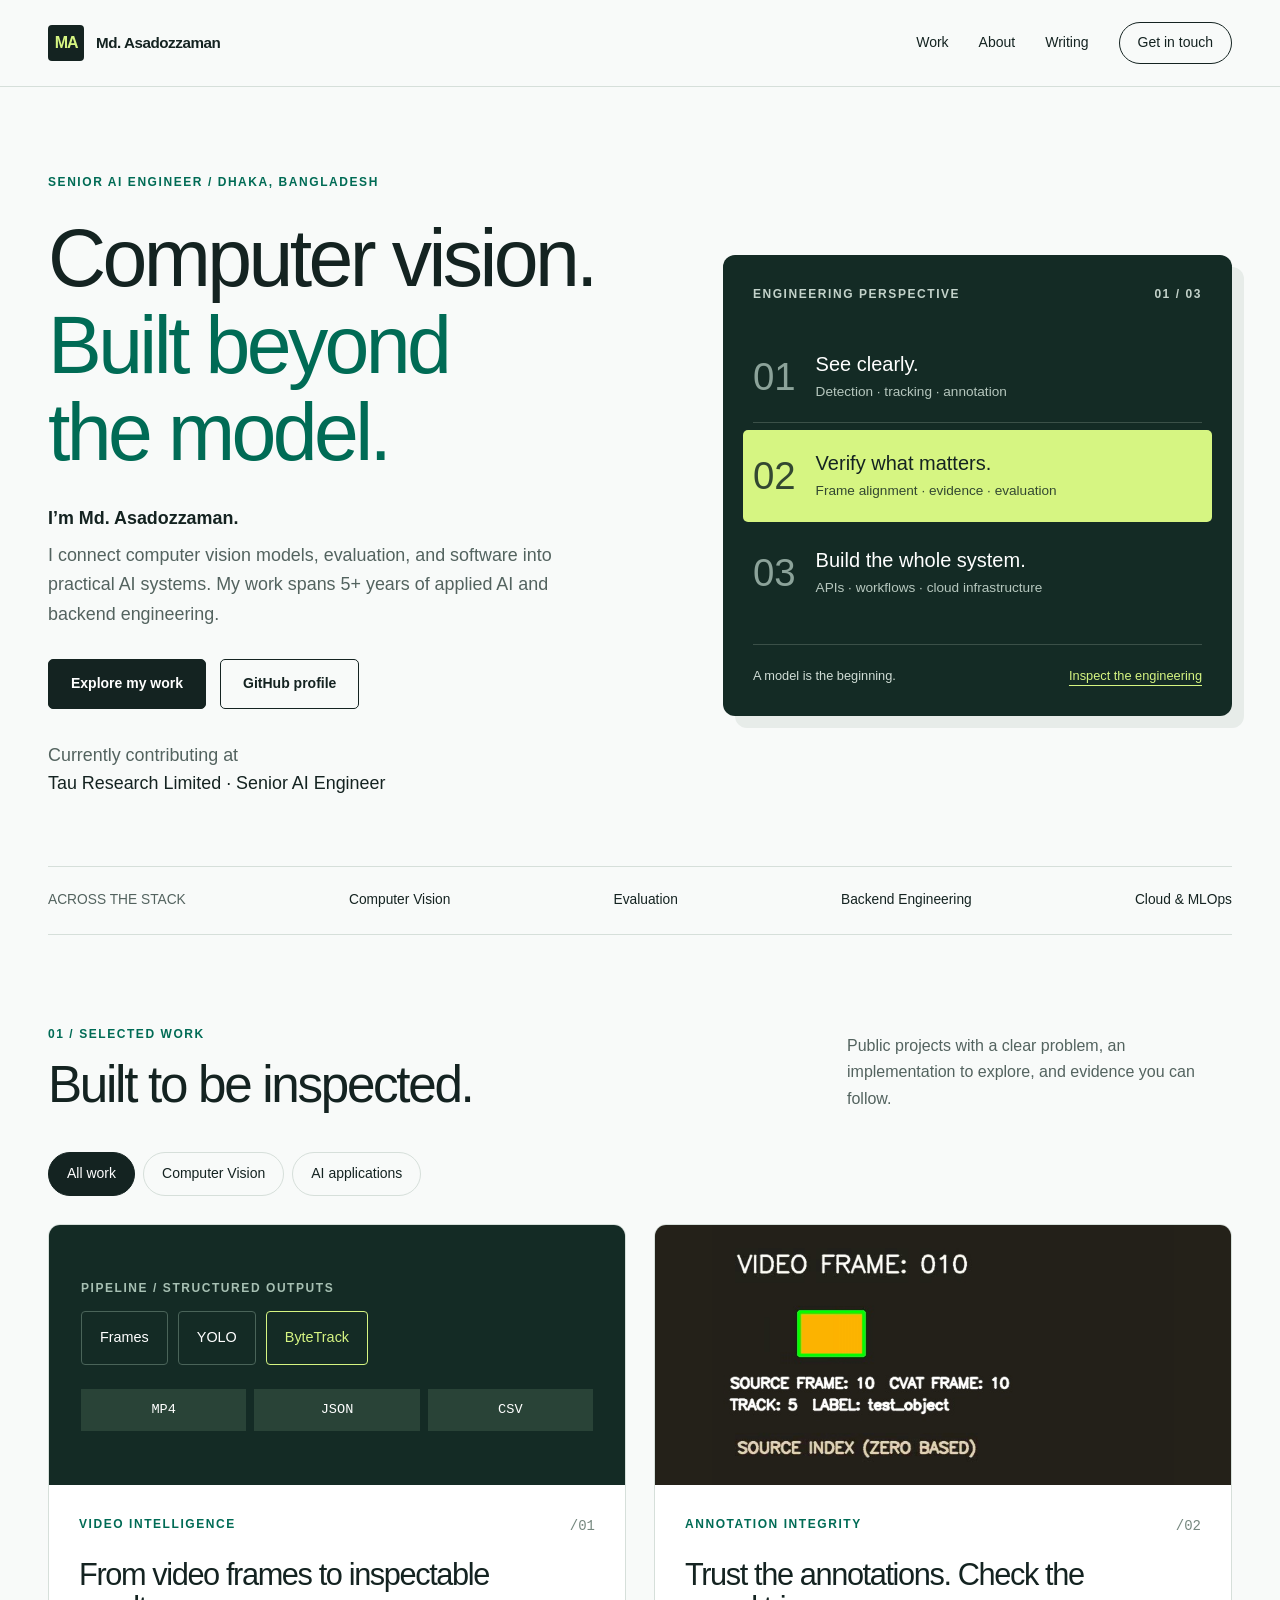
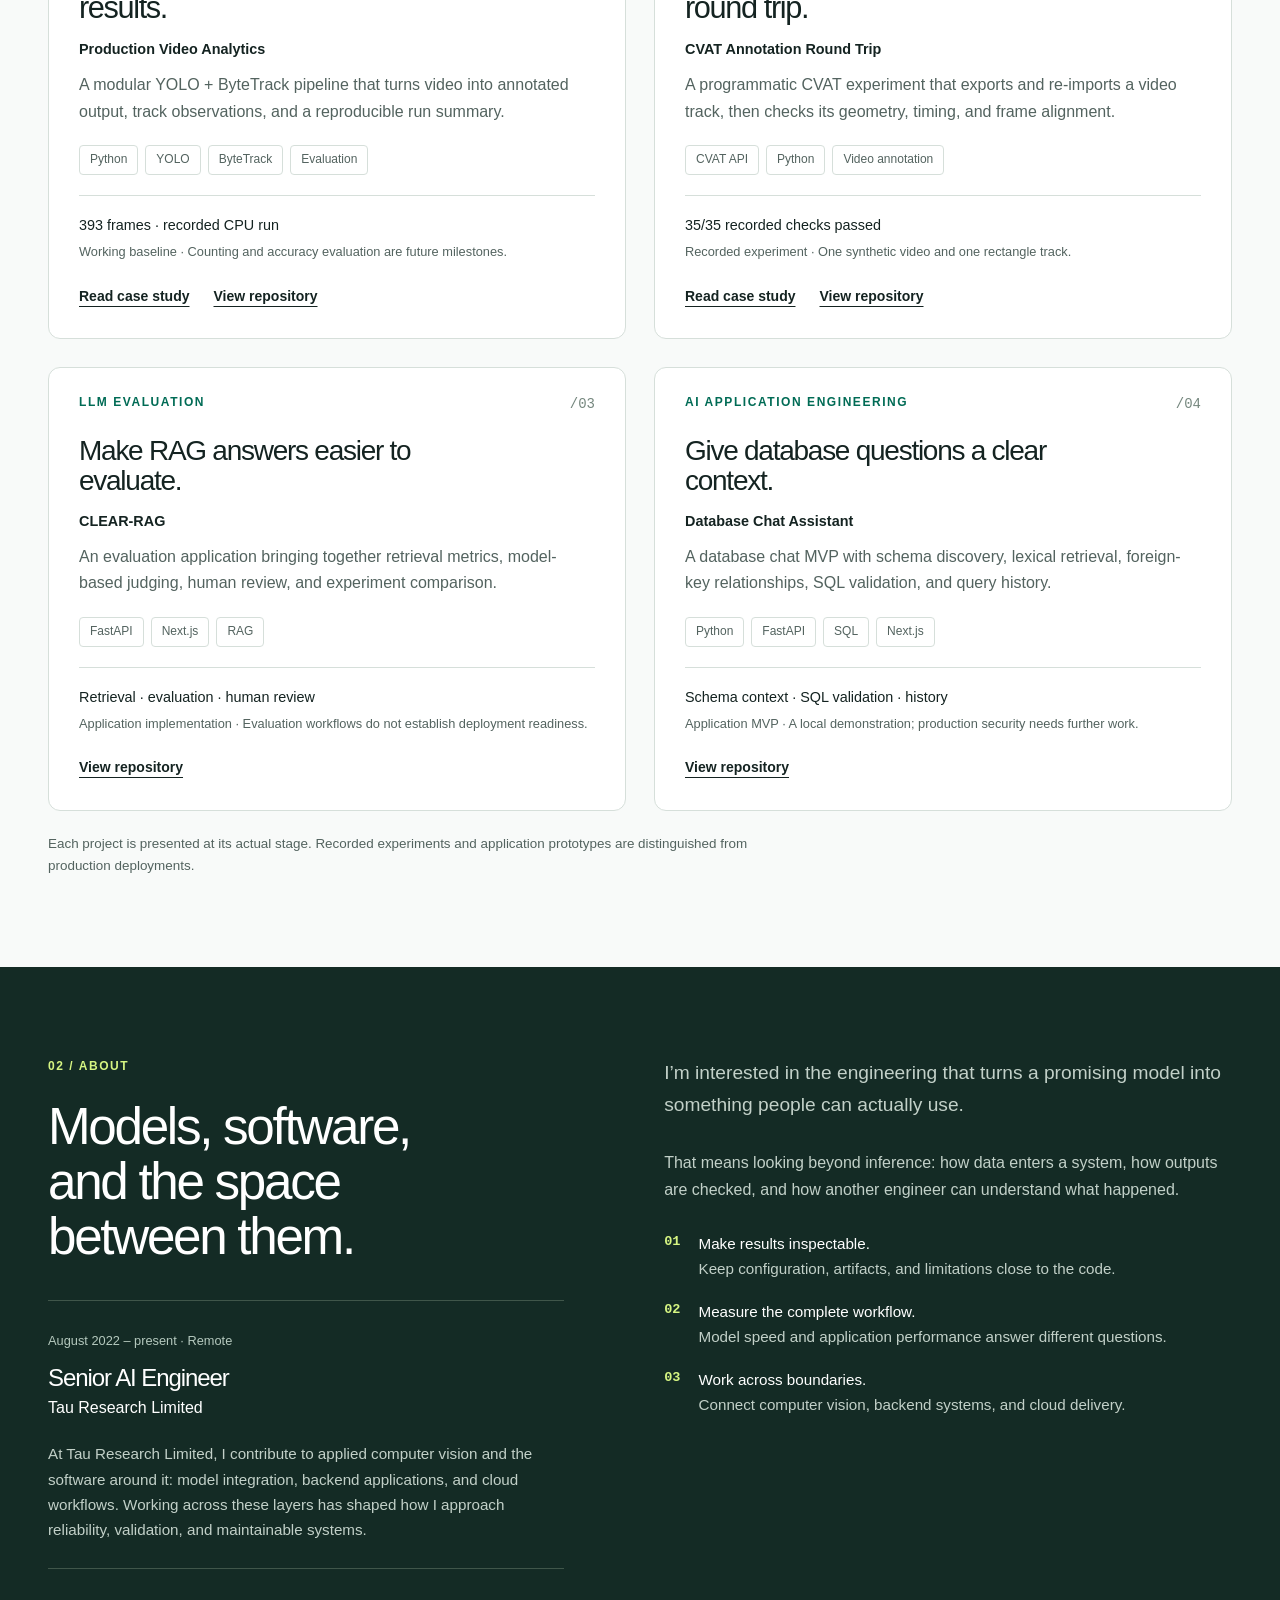
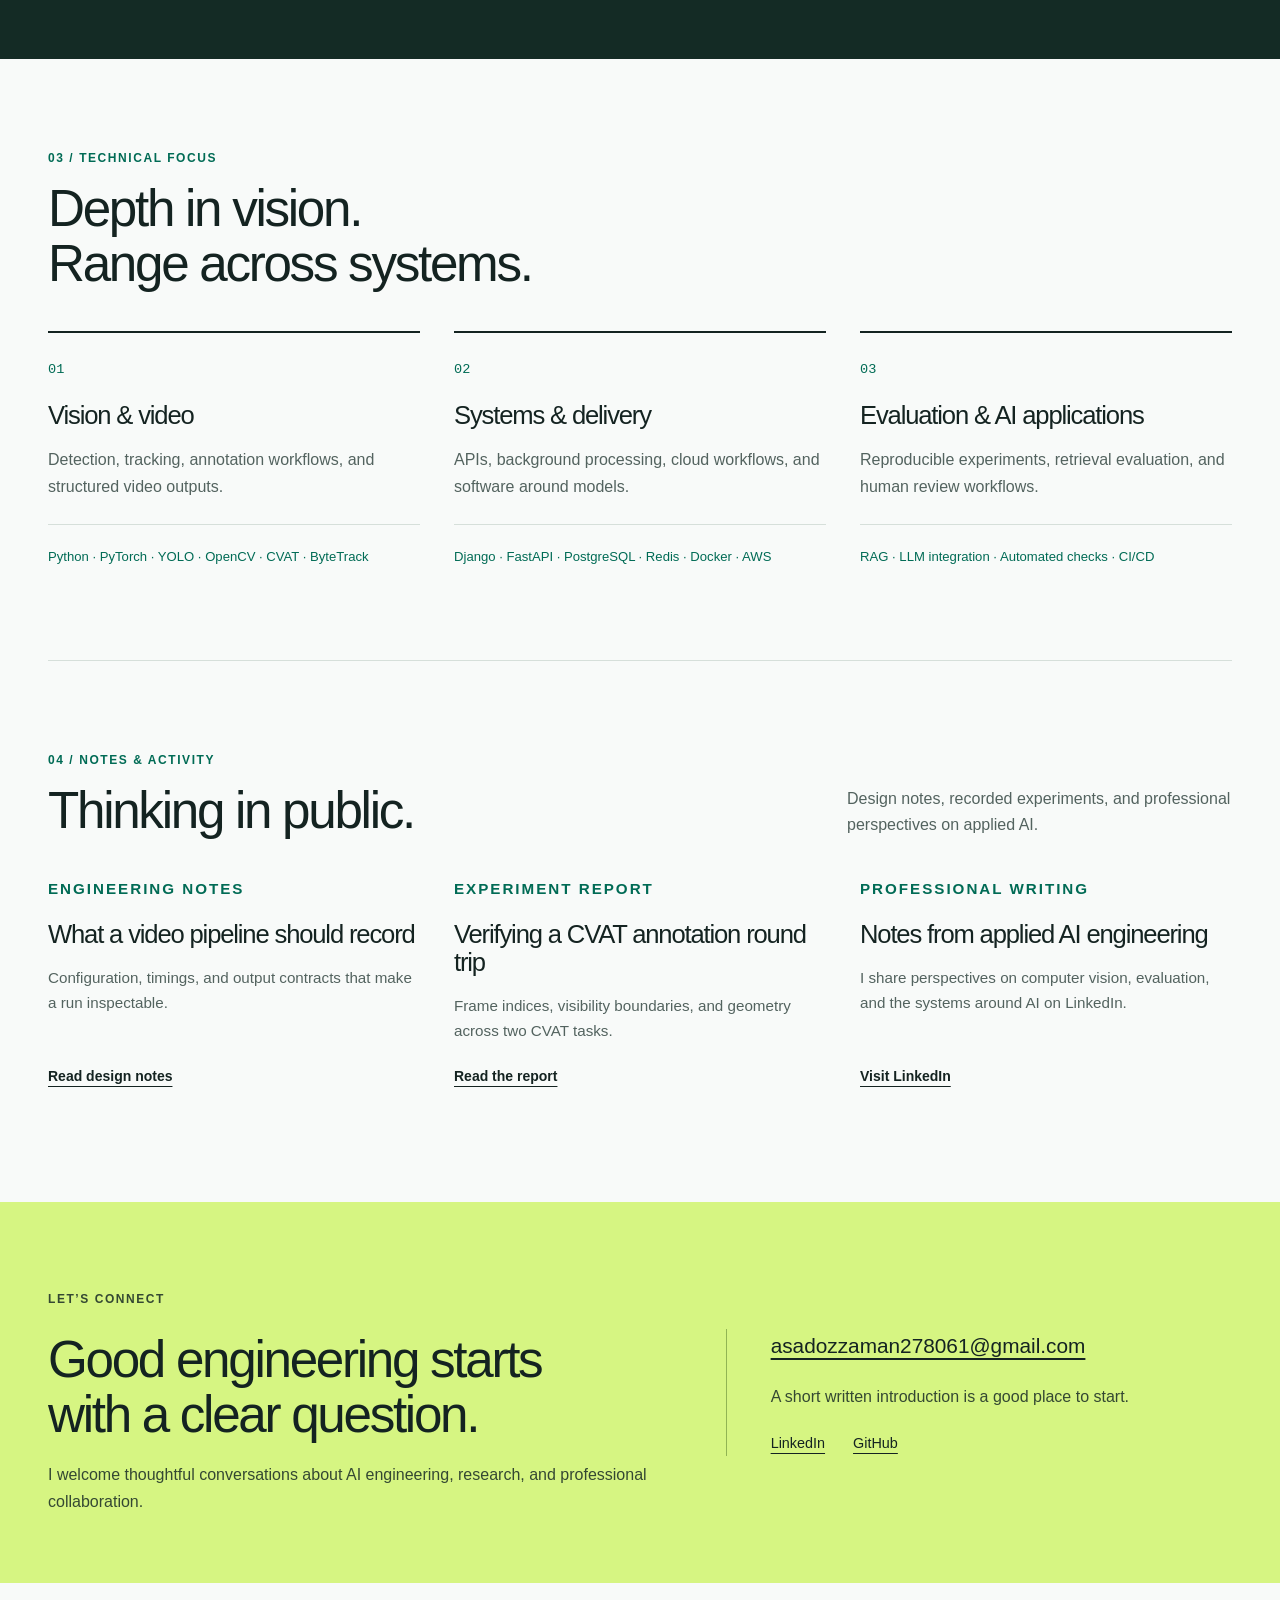
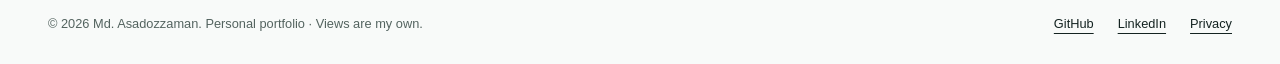
<file: docs/index.html>
<!doctype html>
<html lang="en"><head><meta charset="utf-8"><meta name="viewport" content="width=device-width,initial-scale=1"><title>Md. Asadozzaman — Computer Vision &amp; Production AI</title><meta name="description" content="I connect computer vision models, evaluation, and software into practical AI systems. My work spans 5+ years of applied AI and backend engineering."><meta name="theme-color" content="#142b25"><meta name="referrer" content="strict-origin-when-cross-origin"><link rel="canonical" href="https://asadozzaman.github.io/"><meta property="og:type" content="website"><meta property="og:title" content="Md. Asadozzaman — Computer Vision &amp; Production AI"><meta property="og:description" content="I connect computer vision models, evaluation, and software into practical AI systems. My work spans 5+ years of applied AI and backend engineering."><meta property="og:url" content="https://asadozzaman.github.io/"><meta name="twitter:card" content="summary"><link rel="icon" type="image/svg+xml" href="data:image/svg+xml,%3Csvg%20xmlns%3D%22http%3A%2F%2Fwww.w3.org%2F2000%2Fsvg%22%20viewBox%3D%220%200%2064%2064%22%3E%3Crect%20width%3D%2264%22%20height%3D%2264%22%20rx%3D%2210%22%20fill%3D%22%23142b25%22%2F%3E%3Ctext%20x%3D%2232%22%20y%3D%2242%22%20text-anchor%3D%22middle%22%20font-family%3D%22Arial%2Csans-serif%22%20font-size%3D%2228%22%20font-weight%3D%22bold%22%20fill%3D%22%23d6f582%22%3EMA%3C%2Ftext%3E%3C%2Fsvg%3E"><link rel="stylesheet" href="assets/site.css"><script src="assets/site.js" defer></script><script type="application/ld+json">{"@context": "https://schema.org", "@type": "Person", "name": "Md. Asadozzaman", "url": "https://asadozzaman.github.io/", "jobTitle": "Senior AI Engineer", "sameAs": ["https://github.com/asadozzaman", "https://www.linkedin.com/in/md-asadozzaman/"], "worksFor": {"@type": "Organization", "name": "Tau Research Limited"}}</script><noscript><style>.site-nav{display:flex!important}@media(max-width:760px){.site-nav{padding-bottom:16px}}</style></noscript></head>
<body><a class="skip-link" href="#main">Skip to content</a><header class="site-header"><div class="wrap header-inner"><a class="brand" href="./" aria-label="Md. Asadozzaman home"><span class="monogram" aria-hidden="true">MA</span><span>Md. Asadozzaman</span></a><button class="menu-button" data-menu aria-expanded="false" aria-controls="site-nav" hidden>Menu</button><nav class="site-nav" id="site-nav" aria-label="Main navigation"><a href="./#work">Work</a><a href="./#about">About</a><a href="./#writing">Writing</a><a class="contact-link" href="./#contact">Get in touch</a></nav></div></header>
<main id="main"><div class="wrap"><section class="hero" aria-labelledby="hero-title"><div class="hero-copy"><p class="eyebrow">SENIOR AI ENGINEER / Dhaka, Bangladesh</p><h1 id="hero-title">Computer vision.<br><span>Built beyond<br>the model.</span></h1><p><span class="intro-name">I’m Md. Asadozzaman.</span>I connect computer vision models, evaluation, and software into practical AI systems. My work spans 5+ years of applied AI and backend engineering.</p><div class="actions"><a class="button primary" href="#work">Explore my work</a><a href="https://github.com/asadozzaman" class="button secondary">GitHub profile</a></div><p class="current-role">Currently contributing at<strong>Tau Research Limited · Senior AI Engineer</strong></p></div><div class="hero-art"><div class="meta"><span>ENGINEERING PERSPECTIVE</span><span>01 / 03</span></div><div class="pipeline"><div class="pipeline-step"><span>01</span><div><b>See clearly.</b><small>Detection · tracking · annotation</small></div></div><div class="pipeline-step is-highlight"><span>02</span><div><b>Verify what matters.</b><small>Frame alignment · evidence · evaluation</small></div></div><div class="pipeline-step"><span>03</span><div><b>Build the whole system.</b><small>APIs · workflows · cloud infrastructure</small></div></div></div><div class="hero-art-footer"><span>A model is the beginning.</span><a href="#work">Inspect the engineering</a></div></div></section><div class="scope-strip"><span class="label">ACROSS THE STACK</span><span>Computer Vision</span><span>Evaluation</span><span>Backend Engineering</span><span>Cloud & MLOps</span></div><section class="section" id="work"><div class="section-heading"><div><p class="eyebrow">01 / SELECTED WORK</p><h2>Built to be inspected.</h2></div><p>Public projects with a clear problem, an implementation to explore, and evidence you can follow.</p></div><div class="filters" data-filters role="group" aria-label="Filter projects" hidden><button data-filter="all" aria-pressed="true">All work</button><button data-filter="vision" aria-pressed="false">Computer Vision</button><button data-filter="systems" aria-pressed="false">AI applications</button></div><p class="sr-only" data-filter-status aria-live="polite">4 projects shown</p><div class="project-grid"><article class="project " data-category="vision"><div class="project-visual video"><div class="run-diagram" aria-label="Video pipeline: frames, YOLO detection, ByteTrack tracking, then MP4, JSON and CSV outputs"><p class="meta">PIPELINE / STRUCTURED OUTPUTS</p><div class="run-row"><span>Frames</span><span>YOLO</span><span>ByteTrack</span></div><div class="run-output"><span>MP4</span><span>JSON</span><span>CSV</span></div></div></div><div class="project-body"><div class="project-topline"><span class="meta">VIDEO INTELLIGENCE</span><span class="index">/01</span></div><h3>From video frames to inspectable results.</h3><p class="project-name">Production Video Analytics</p><p class="project-summary">A modular YOLO + ByteTrack pipeline that turns video into annotated output, track observations, and a reproducible run summary.</p><div class="tags"><span>Python</span><span>YOLO</span><span>ByteTrack</span><span>Evaluation</span></div><div class="project-evidence"><strong>393 frames · recorded CPU run</strong><small>Working baseline · Counting and accuracy evaluation are future milestones.</small></div><div class="project-links"><a href="projects/video-analytics/" class="">Read case study</a><a href="https://github.com/asadozzaman/production-video-analytics" class="">View repository</a></div></div></article><article class="project " data-category="vision"><div class="project-visual"><img src="assets/evidence_frame_010.jpg" width="640" height="360" loading="lazy" alt="Synthetic CVAT frame 10 with its re-imported rectangle annotation"></div><div class="project-body"><div class="project-topline"><span class="meta">ANNOTATION INTEGRITY</span><span class="index">/02</span></div><h3>Trust the annotations. Check the round trip.</h3><p class="project-name">CVAT Annotation Round Trip</p><p class="project-summary">A programmatic CVAT experiment that exports and re-imports a video track, then checks its geometry, timing, and frame alignment.</p><div class="tags"><span>CVAT API</span><span>Python</span><span>Video annotation</span></div><div class="project-evidence"><strong>35/35 recorded checks passed</strong><small>Recorded experiment · One synthetic video and one rectangle track.</small></div><div class="project-links"><a href="projects/cvat-roundtrip/" class="">Read case study</a><a href="https://github.com/asadozzaman/cvat-video-annotation-roundtrip" class="">View repository</a></div></div></article><article class="project compact" data-category="systems"><div class="project-body"><div class="project-topline"><span class="meta">LLM EVALUATION</span><span class="index">/03</span></div><h3>Make RAG answers easier to evaluate.</h3><p class="project-name">CLEAR-RAG</p><p class="project-summary">An evaluation application bringing together retrieval metrics, model-based judging, human review, and experiment comparison.</p><div class="tags"><span>FastAPI</span><span>Next.js</span><span>RAG</span></div><div class="project-evidence"><strong>Retrieval · evaluation · human review</strong><small>Application implementation · Evaluation workflows do not establish deployment readiness.</small></div><div class="project-links"><a href="https://github.com/asadozzaman/Evaluating-Production-Grade-RAG-Systems" class="">View repository</a></div></div></article><article class="project compact" data-category="systems"><div class="project-body"><div class="project-topline"><span class="meta">AI APPLICATION ENGINEERING</span><span class="index">/04</span></div><h3>Give database questions a clear context.</h3><p class="project-name">Database Chat Assistant</p><p class="project-summary">A database chat MVP with schema discovery, lexical retrieval, foreign-key relationships, SQL validation, and query history.</p><div class="tags"><span>Python</span><span>FastAPI</span><span>SQL</span><span>Next.js</span></div><div class="project-evidence"><strong>Schema context · SQL validation · history</strong><small>Application MVP · A local demonstration; production security needs further work.</small></div><div class="project-links"><a href="https://github.com/asadozzaman/AI-Powered-Multi-Table-Database-Chat-Assistant" class="">View repository</a></div></div></article></div><p class="section-note">Each project is presented at its actual stage. Recorded experiments and application prototypes are distinguished from production deployments.</p></section></div>
<section class="about-band section" id="about"><div class="wrap about-grid"><div><p class="eyebrow">02 / ABOUT</p><h2>Models, software,<br>and the space<br>between them.</h2><div class="experience" style="margin-top:35px"><small>August 2022 – present · Remote</small><h3>Senior AI Engineer</h3><span>Tau Research Limited</span><p>At Tau Research Limited, I contribute to applied computer vision and the software around it: model integration, backend applications, and cloud workflows. Working across these layers has shaped how I approach reliability, validation, and maintainable systems.</p></div></div><div class="about-side"><p class="about-lead">I’m interested in the engineering that turns a promising model into something people can actually use.</p><p>That means looking beyond inference: how data enters a system, how outputs are checked, and how another engineer can understand what happened.</p><div class="principles"><div class="principle"><b>01</b><p><strong>Make results inspectable.</strong><br>Keep configuration, artifacts, and limitations close to the code.</p></div><div class="principle"><b>02</b><p><strong>Measure the complete workflow.</strong><br>Model speed and application performance answer different questions.</p></div><div class="principle"><b>03</b><p><strong>Work across boundaries.</strong><br>Connect computer vision, backend systems, and cloud delivery.</p></div></div></div></div></section>
<div class="wrap"><section class="section" id="expertise"><div class="section-heading"><div><p class="eyebrow">03 / TECHNICAL FOCUS</p><h2>Depth in vision.<br>Range across systems.</h2></div></div><div class="expertise-grid"><article class="expertise"><p class="expertise-number">01</p><h3>Vision &amp; video</h3><p>Detection, tracking, annotation workflows, and structured video outputs.</p><p class="tools">Python · PyTorch · YOLO · OpenCV · CVAT · ByteTrack</p></article><article class="expertise"><p class="expertise-number">02</p><h3>Systems &amp; delivery</h3><p>APIs, background processing, cloud workflows, and software around models.</p><p class="tools">Django · FastAPI · PostgreSQL · Redis · Docker · AWS</p></article><article class="expertise"><p class="expertise-number">03</p><h3>Evaluation &amp; AI applications</h3><p>Reproducible experiments, retrieval evaluation, and human review workflows.</p><p class="tools">RAG · LLM integration · Automated checks · CI/CD</p></article></div></section><section class="section writing" id="writing"><div class="section-heading"><div><p class="eyebrow">04 / NOTES & ACTIVITY</p><h2>Thinking in public.</h2></div><p>Design notes, recorded experiments, and professional perspectives on applied AI.</p></div><div class="reading-grid"><article class="reading-item"><p class="meta">ENGINEERING NOTES</p><h3>What a video pipeline should record</h3><p>Configuration, timings, and output contracts that make a run inspectable.</p><a href="https://github.com/asadozzaman/production-video-analytics/blob/main/docs/architecture.md" class="">Read design notes</a></article><article class="reading-item"><p class="meta">EXPERIMENT REPORT</p><h3>Verifying a CVAT annotation round trip</h3><p>Frame indices, visibility boundaries, and geometry across two CVAT tasks.</p><a href="https://github.com/asadozzaman/cvat-video-annotation-roundtrip/blob/main/reports/CVAT_MINI_TEST_REPORT.md" class="">Read the report</a></article><article class="reading-item"><p class="meta">PROFESSIONAL WRITING</p><h3>Notes from applied AI engineering</h3><p>I share perspectives on computer vision, evaluation, and the systems around AI on LinkedIn.</p><a href="https://www.linkedin.com/in/md-asadozzaman/" class="">Visit LinkedIn</a></article></div></section></div><section class="contact-section" id="contact"><div class="wrap contact-inner"><div><p class="eyebrow">LET’S CONNECT</p><h2>Good engineering starts<br>with a clear question.</h2><p>I welcome thoughtful conversations about AI engineering, research, and professional collaboration.</p></div><div class="contact-details"><a href="mailto:asadozzaman278061@gmail.com" class="email">asadozzaman278061@gmail.com</a><p>A short written introduction is a good place to start.</p><div class="contact-socials"><a href="https://www.linkedin.com/in/md-asadozzaman/" class="">LinkedIn</a><a href="https://github.com/asadozzaman" class="">GitHub</a></div></div></div></section></main><footer class="site-footer"><div class="wrap footer-inner"><p>© 2026 Md. Asadozzaman. Personal portfolio · Views are my own.</p><div class="footer-links"><a href="https://github.com/asadozzaman" class="">GitHub</a><a href="https://www.linkedin.com/in/md-asadozzaman/" class="">LinkedIn</a><a href="privacy/" class="">Privacy</a></div></div></footer></body></html>
</file>
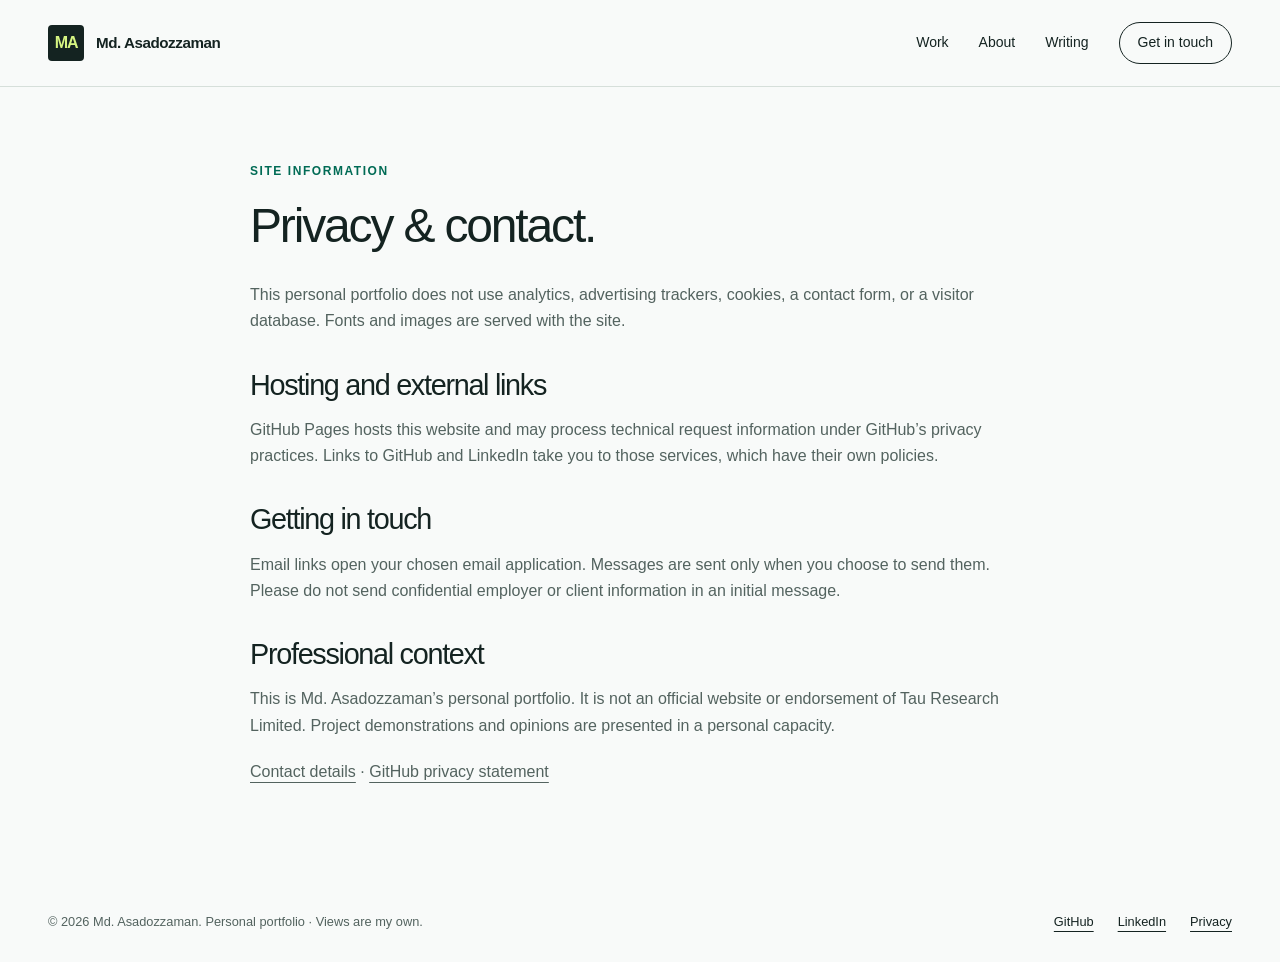
<file: docs/privacy/index.html>
<!doctype html>
<html lang="en"><head><meta charset="utf-8"><meta name="viewport" content="width=device-width,initial-scale=1"><title>Privacy | Md. Asadozzaman</title><meta name="description" content="Privacy and professional context for this personal portfolio."><meta name="theme-color" content="#142b25"><meta name="referrer" content="strict-origin-when-cross-origin"><link rel="canonical" href="https://asadozzaman.github.io/privacy/"><meta property="og:type" content="website"><meta property="og:title" content="Privacy | Md. Asadozzaman"><meta property="og:description" content="Privacy and professional context for this personal portfolio."><meta property="og:url" content="https://asadozzaman.github.io/privacy/"><meta name="twitter:card" content="summary"><link rel="icon" type="image/svg+xml" href="data:image/svg+xml,%3Csvg%20xmlns%3D%22http%3A%2F%2Fwww.w3.org%2F2000%2Fsvg%22%20viewBox%3D%220%200%2064%2064%22%3E%3Crect%20width%3D%2264%22%20height%3D%2264%22%20rx%3D%2210%22%20fill%3D%22%23142b25%22%2F%3E%3Ctext%20x%3D%2232%22%20y%3D%2242%22%20text-anchor%3D%22middle%22%20font-family%3D%22Arial%2Csans-serif%22%20font-size%3D%2228%22%20font-weight%3D%22bold%22%20fill%3D%22%23d6f582%22%3EMA%3C%2Ftext%3E%3C%2Fsvg%3E"><link rel="stylesheet" href="../assets/site.css"><script src="../assets/site.js" defer></script><script type="application/ld+json">{"@context": "https://schema.org", "@type": "Person", "name": "Md. Asadozzaman", "url": "https://asadozzaman.github.io/", "jobTitle": "Senior AI Engineer", "sameAs": ["https://github.com/asadozzaman", "https://www.linkedin.com/in/md-asadozzaman/"], "worksFor": {"@type": "Organization", "name": "Tau Research Limited"}}</script><noscript><style>.site-nav{display:flex!important}@media(max-width:760px){.site-nav{padding-bottom:16px}}</style></noscript></head>
<body><a class="skip-link" href="#main">Skip to content</a><header class="site-header"><div class="wrap header-inner"><a class="brand" href="../" aria-label="Md. Asadozzaman home"><span class="monogram" aria-hidden="true">MA</span><span>Md. Asadozzaman</span></a><button class="menu-button" data-menu aria-expanded="false" aria-controls="site-nav" hidden>Menu</button><nav class="site-nav" id="site-nav" aria-label="Main navigation"><a href="../#work">Work</a><a href="../#about">About</a><a href="../#writing">Writing</a><a class="contact-link" href="../#contact">Get in touch</a></nav></div></header>
<main id="main"><div class="wrap privacy"><p class="eyebrow">SITE INFORMATION</p><h1>Privacy & contact.</h1><p>This personal portfolio does not use analytics, advertising trackers, cookies, a contact form, or a visitor database. Fonts and images are served with the site.</p><h2>Hosting and external links</h2><p>GitHub Pages hosts this website and may process technical request information under GitHub’s privacy practices. Links to GitHub and LinkedIn take you to those services, which have their own policies.</p><h2>Getting in touch</h2><p>Email links open your chosen email application. Messages are sent only when you choose to send them. Please do not send confidential employer or client information in an initial message.</p><h2>Professional context</h2><p>This is Md. Asadozzaman’s personal portfolio. It is not an official website or endorsement of Tau Research Limited. Project demonstrations and opinions are presented in a personal capacity.</p><p><a href="../#contact">Contact details</a> · <a href="https://docs.github.com/en/site-policy/privacy-policies/github-general-privacy-statement">GitHub privacy statement</a></p></div></main><footer class="site-footer"><div class="wrap footer-inner"><p>© 2026 Md. Asadozzaman. Personal portfolio · Views are my own.</p><div class="footer-links"><a href="https://github.com/asadozzaman" class="">GitHub</a><a href="https://www.linkedin.com/in/md-asadozzaman/" class="">LinkedIn</a><a href="../privacy/" class="">Privacy</a></div></div></footer></body></html>
</file>
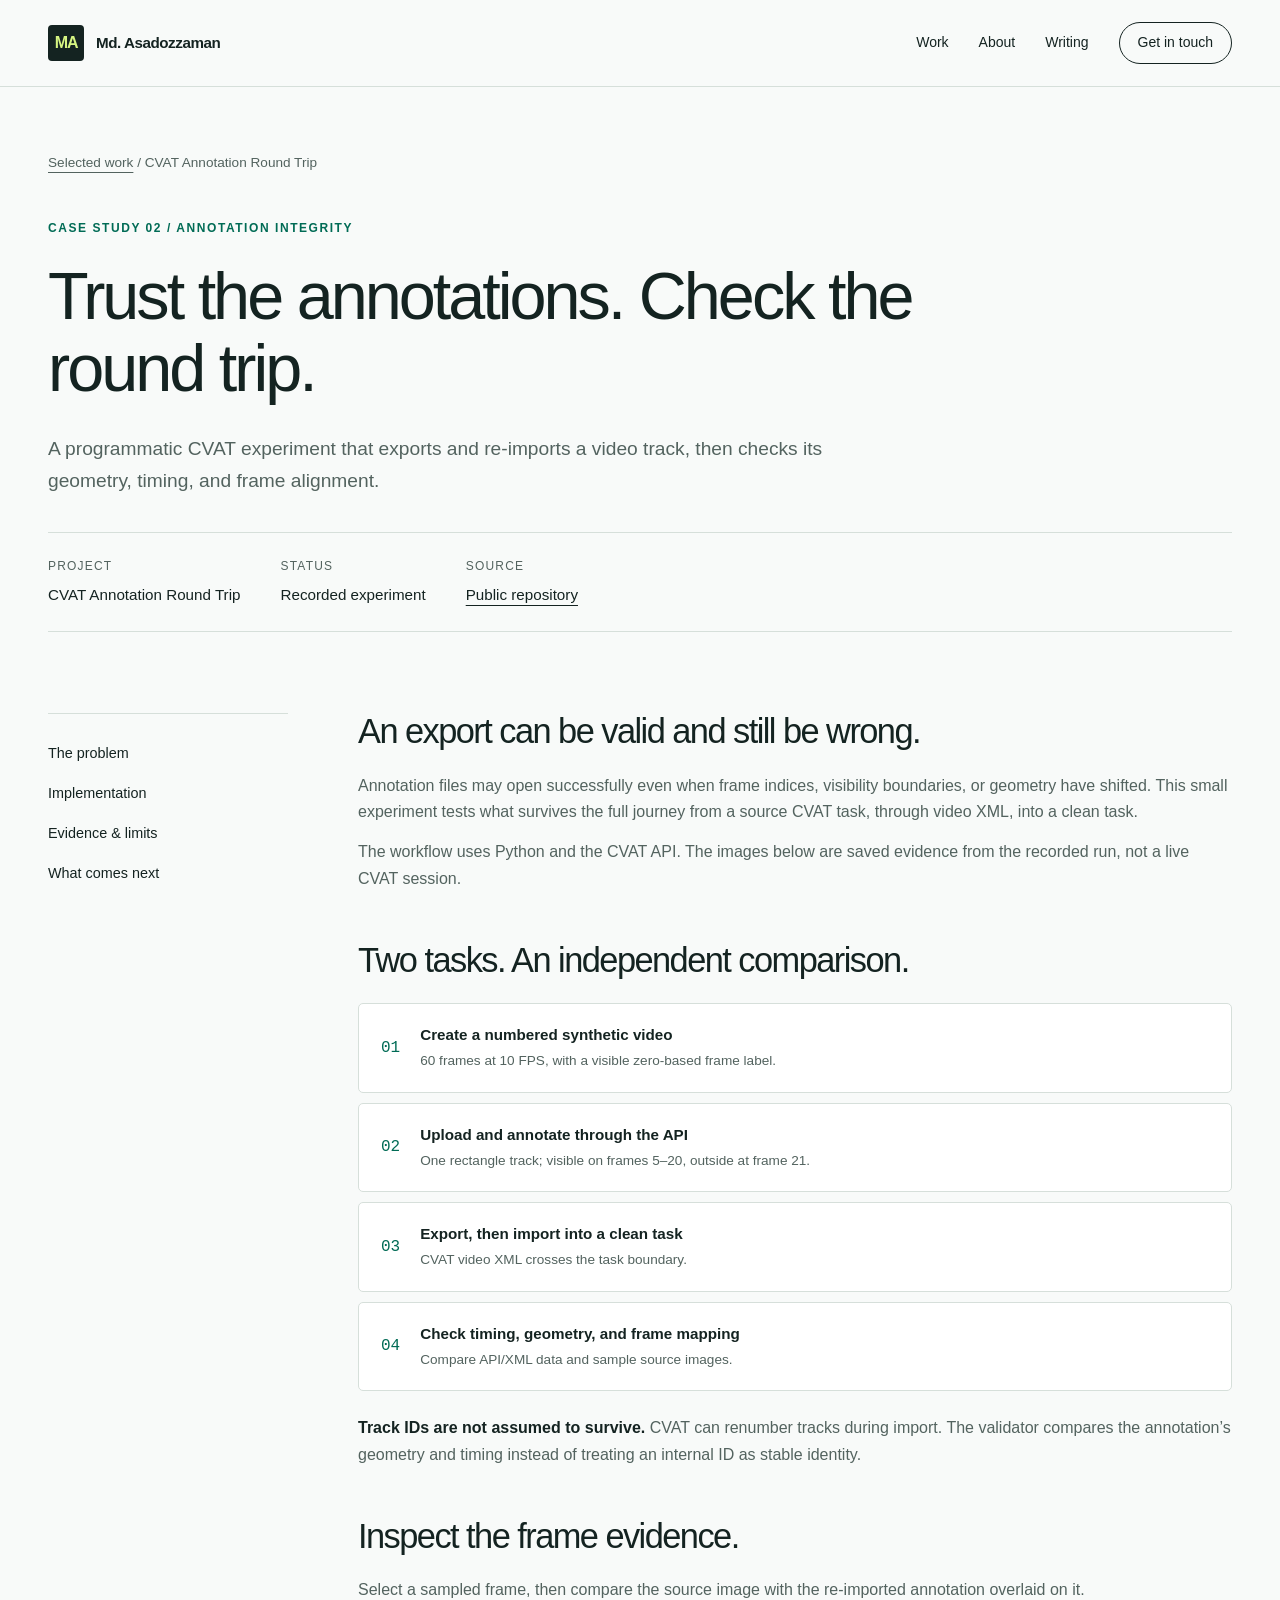
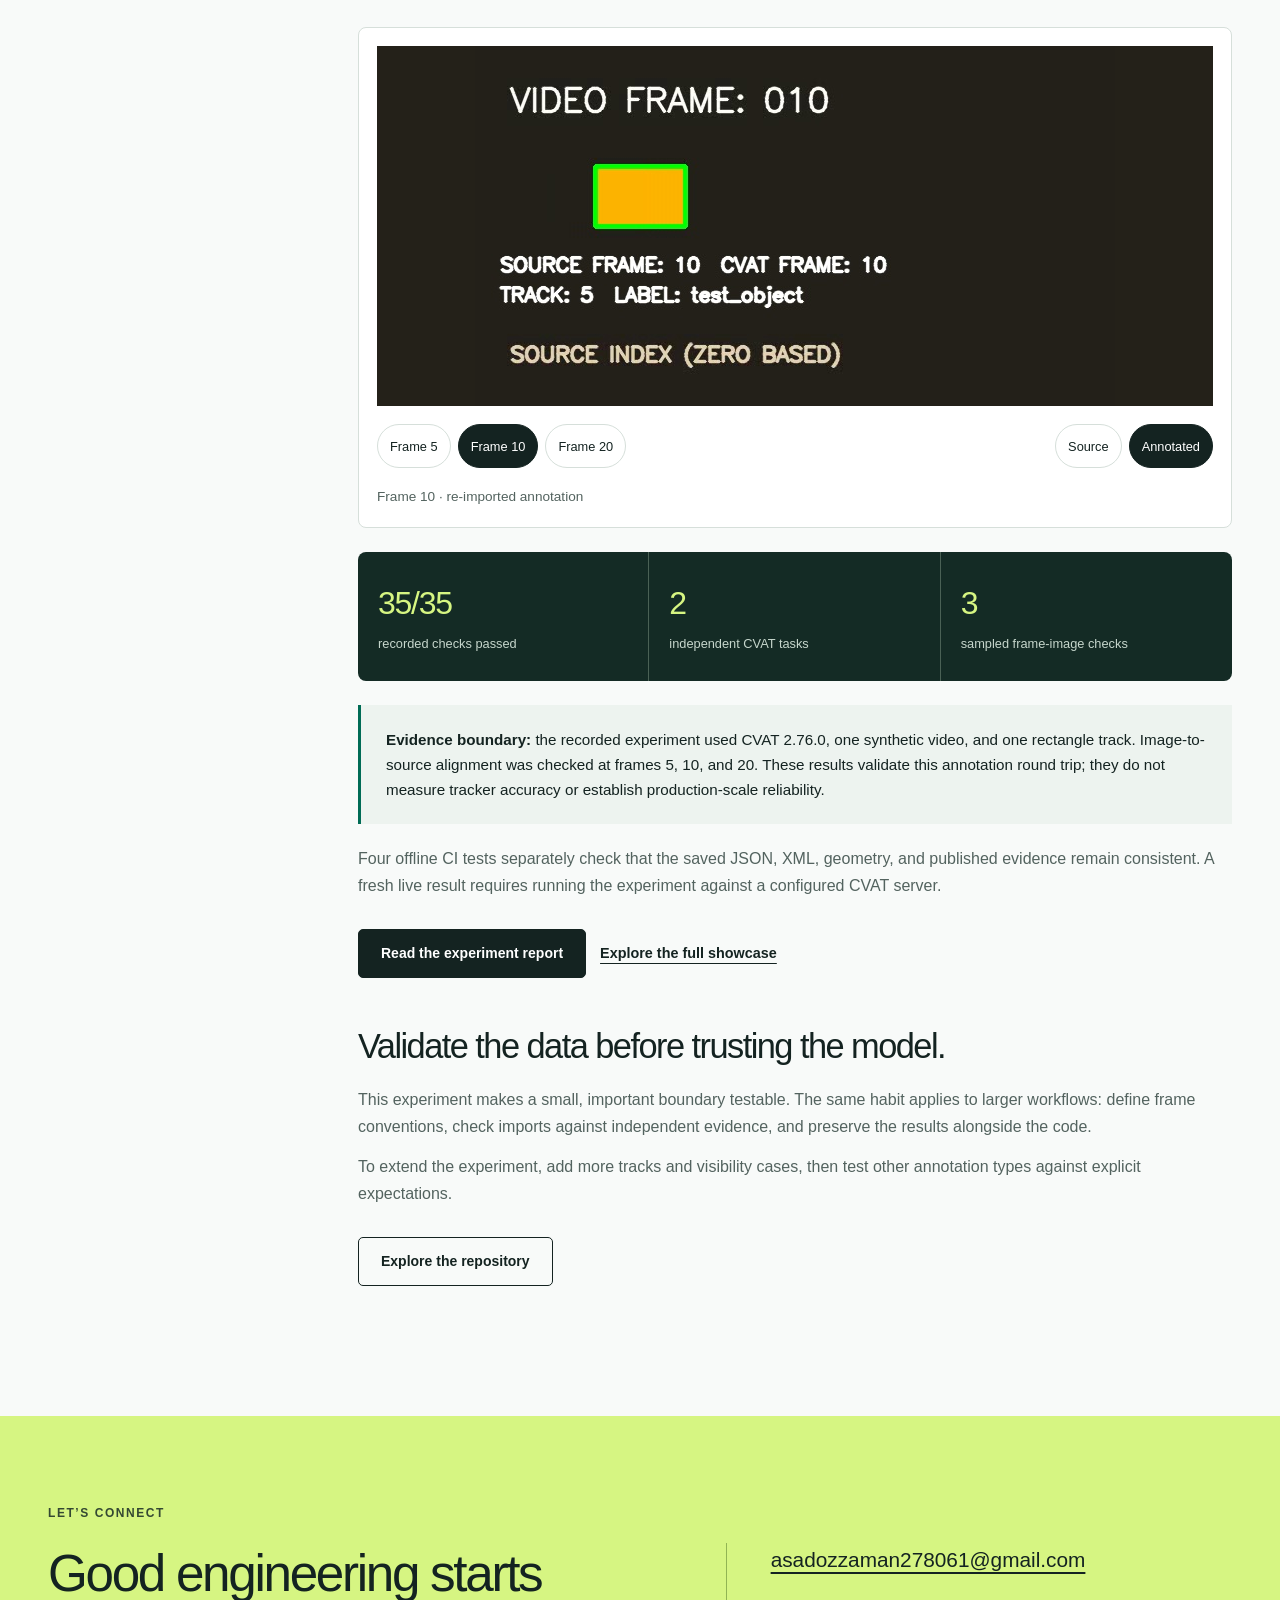
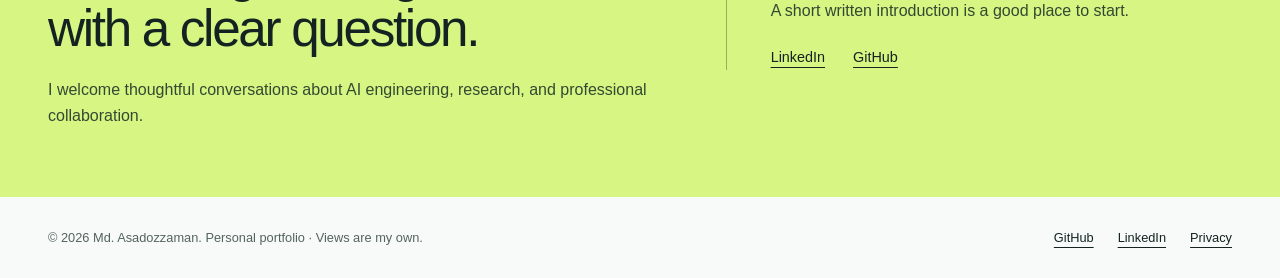
<file: docs/projects/cvat-roundtrip/index.html>
<!doctype html>
<html lang="en"><head><meta charset="utf-8"><meta name="viewport" content="width=device-width,initial-scale=1"><title>CVAT Annotation Round Trip | Md. Asadozzaman</title><meta name="description" content="A programmatic CVAT experiment that exports and re-imports a video track, then checks its geometry, timing, and frame alignment."><meta name="theme-color" content="#142b25"><meta name="referrer" content="strict-origin-when-cross-origin"><link rel="canonical" href="https://asadozzaman.github.io/projects/cvat-roundtrip/"><meta property="og:type" content="website"><meta property="og:title" content="CVAT Annotation Round Trip | Md. Asadozzaman"><meta property="og:description" content="A programmatic CVAT experiment that exports and re-imports a video track, then checks its geometry, timing, and frame alignment."><meta property="og:url" content="https://asadozzaman.github.io/projects/cvat-roundtrip/"><meta name="twitter:card" content="summary"><link rel="icon" type="image/svg+xml" href="data:image/svg+xml,%3Csvg%20xmlns%3D%22http%3A%2F%2Fwww.w3.org%2F2000%2Fsvg%22%20viewBox%3D%220%200%2064%2064%22%3E%3Crect%20width%3D%2264%22%20height%3D%2264%22%20rx%3D%2210%22%20fill%3D%22%23142b25%22%2F%3E%3Ctext%20x%3D%2232%22%20y%3D%2242%22%20text-anchor%3D%22middle%22%20font-family%3D%22Arial%2Csans-serif%22%20font-size%3D%2228%22%20font-weight%3D%22bold%22%20fill%3D%22%23d6f582%22%3EMA%3C%2Ftext%3E%3C%2Fsvg%3E"><link rel="stylesheet" href="../../assets/site.css"><script src="../../assets/site.js" defer></script><script type="application/ld+json">{"@context": "https://schema.org", "@type": "Person", "name": "Md. Asadozzaman", "url": "https://asadozzaman.github.io/", "jobTitle": "Senior AI Engineer", "sameAs": ["https://github.com/asadozzaman", "https://www.linkedin.com/in/md-asadozzaman/"], "worksFor": {"@type": "Organization", "name": "Tau Research Limited"}}</script><noscript><style>.site-nav{display:flex!important}@media(max-width:760px){.site-nav{padding-bottom:16px}}</style></noscript></head>
<body><a class="skip-link" href="#main">Skip to content</a><header class="site-header"><div class="wrap header-inner"><a class="brand" href="../../" aria-label="Md. Asadozzaman home"><span class="monogram" aria-hidden="true">MA</span><span>Md. Asadozzaman</span></a><button class="menu-button" data-menu aria-expanded="false" aria-controls="site-nav" hidden>Menu</button><nav class="site-nav" id="site-nav" aria-label="Main navigation"><a href="../../#work">Work</a><a href="../../#about">About</a><a href="../../#writing">Writing</a><a class="contact-link" href="../../#contact">Get in touch</a></nav></div></header>
<main id="main"><div class="wrap"><header class="detail-hero"><p class="breadcrumb"><a href="../../#work">Selected work</a> / CVAT Annotation Round Trip</p><p class="eyebrow">CASE STUDY 02 / ANNOTATION INTEGRITY</p><h1>Trust the annotations. Check the round trip.</h1><p class="lead">A programmatic CVAT experiment that exports and re-imports a video track, then checks its geometry, timing, and frame alignment.</p><dl class="detail-meta"><div><dt>Project</dt><dd>CVAT Annotation Round Trip</dd></div><div><dt>Status</dt><dd>Recorded experiment</dd></div><div><dt>Source</dt><dd><a href="https://github.com/asadozzaman/cvat-video-annotation-roundtrip" class="">Public repository</a></dd></div></dl></header><div class="article-layout"><nav class="article-nav" aria-label="On this page"><a href="#problem">The problem</a><a href="#implementation">Implementation</a><a href="#evidence">Evidence & limits</a><a href="#next">What comes next</a></nav><article class="article-body"><section id="problem"><h2>An export can be valid and still be wrong.</h2><p>Annotation files may open successfully even when frame indices, visibility boundaries, or geometry have shifted. This small experiment tests what survives the full journey from a source CVAT task, through video XML, into a clean task.</p><p>The workflow uses Python and the CVAT API. The images below are saved evidence from the recorded run, not a live CVAT session.</p></section>
<section id="implementation"><h2>Two tasks. An independent comparison.</h2><div class="flow"><div><span><b>Create a numbered synthetic video</b><small>60 frames at 10 FPS, with a visible zero-based frame label.</small></span></div><div><span><b>Upload and annotate through the API</b><small>One rectangle track; visible on frames 5–20, outside at frame 21.</small></span></div><div><span><b>Export, then import into a clean task</b><small>CVAT video XML crosses the task boundary.</small></span></div><div><span><b>Check timing, geometry, and frame mapping</b><small>Compare API/XML data and sample source images.</small></span></div></div><p><strong>Track IDs are not assumed to survive.</strong> CVAT can renumber tracks during import. The validator compares the annotation’s geometry and timing instead of treating an internal ID as stable identity.</p></section>
<section id="evidence"><h2>Inspect the frame evidence.</h2><p>Select a sampled frame, then compare the source image with the re-imported annotation overlaid on it.</p><figure class="explorer" data-explorer data-asset-base="../../assets/"><img src="../../assets/evidence_frame_010.jpg" width="640" height="360" alt="Re-imported CVAT annotation over synthetic source frame 10"><div class="explorer-controls" data-explorer-controls hidden><div class="control-group" role="group" aria-label="Sampled frame"><button type="button" data-frame="005" aria-pressed="false">Frame 5</button><button type="button" data-frame="010" aria-pressed="true">Frame 10</button><button type="button" data-frame="020" aria-pressed="false">Frame 20</button></div><div class="control-group" role="group" aria-label="Evidence view"><button type="button" data-mode="source" aria-pressed="false">Source</button><button type="button" data-mode="evidence" aria-pressed="true">Annotated</button></div></div><figcaption data-frame-status aria-live="polite">Frame 10 · re-imported annotation</figcaption></figure><div class="metrics"><div class="metric"><b>35/35</b><span>recorded checks passed</span></div><div class="metric"><b>2</b><span>independent CVAT tasks</span></div><div class="metric"><b>3</b><span>sampled frame-image checks</span></div></div><div class="boundary"><strong>Evidence boundary:</strong> the recorded experiment used CVAT 2.76.0, one synthetic video, and one rectangle track. Image-to-source alignment was checked at frames 5, 10, and 20. These results validate this annotation round trip; they do not measure tracker accuracy or establish production-scale reliability.</div><p>Four offline CI tests separately check that the saved JSON, XML, geometry, and published evidence remain consistent. A fresh live result requires running the experiment against a configured CVAT server.</p><div class="actions"><a class="button primary" href="https://github.com/asadozzaman/cvat-video-annotation-roundtrip/blob/main/reports/CVAT_MINI_TEST_REPORT.md">Read the experiment report</a><a class="inline-link" href="https://asadozzaman.github.io/cvat-video-annotation-roundtrip/">Explore the full showcase</a></div></section>
<section id="next"><h2>Validate the data before trusting the model.</h2><p>This experiment makes a small, important boundary testable. The same habit applies to larger workflows: define frame conventions, check imports against independent evidence, and preserve the results alongside the code.</p><p>To extend the experiment, add more tracks and visibility cases, then test other annotation types against explicit expectations.</p><div class="actions"><a class="button secondary" href="https://github.com/asadozzaman/cvat-video-annotation-roundtrip">Explore the repository</a></div></section>
</article></div></div><section class="contact-section" id="contact"><div class="wrap contact-inner"><div><p class="eyebrow">LET’S CONNECT</p><h2>Good engineering starts<br>with a clear question.</h2><p>I welcome thoughtful conversations about AI engineering, research, and professional collaboration.</p></div><div class="contact-details"><a href="mailto:asadozzaman278061@gmail.com" class="email">asadozzaman278061@gmail.com</a><p>A short written introduction is a good place to start.</p><div class="contact-socials"><a href="https://www.linkedin.com/in/md-asadozzaman/" class="">LinkedIn</a><a href="https://github.com/asadozzaman" class="">GitHub</a></div></div></div></section></main><footer class="site-footer"><div class="wrap footer-inner"><p>© 2026 Md. Asadozzaman. Personal portfolio · Views are my own.</p><div class="footer-links"><a href="https://github.com/asadozzaman" class="">GitHub</a><a href="https://www.linkedin.com/in/md-asadozzaman/" class="">LinkedIn</a><a href="../../privacy/" class="">Privacy</a></div></div></footer></body></html>
</file>
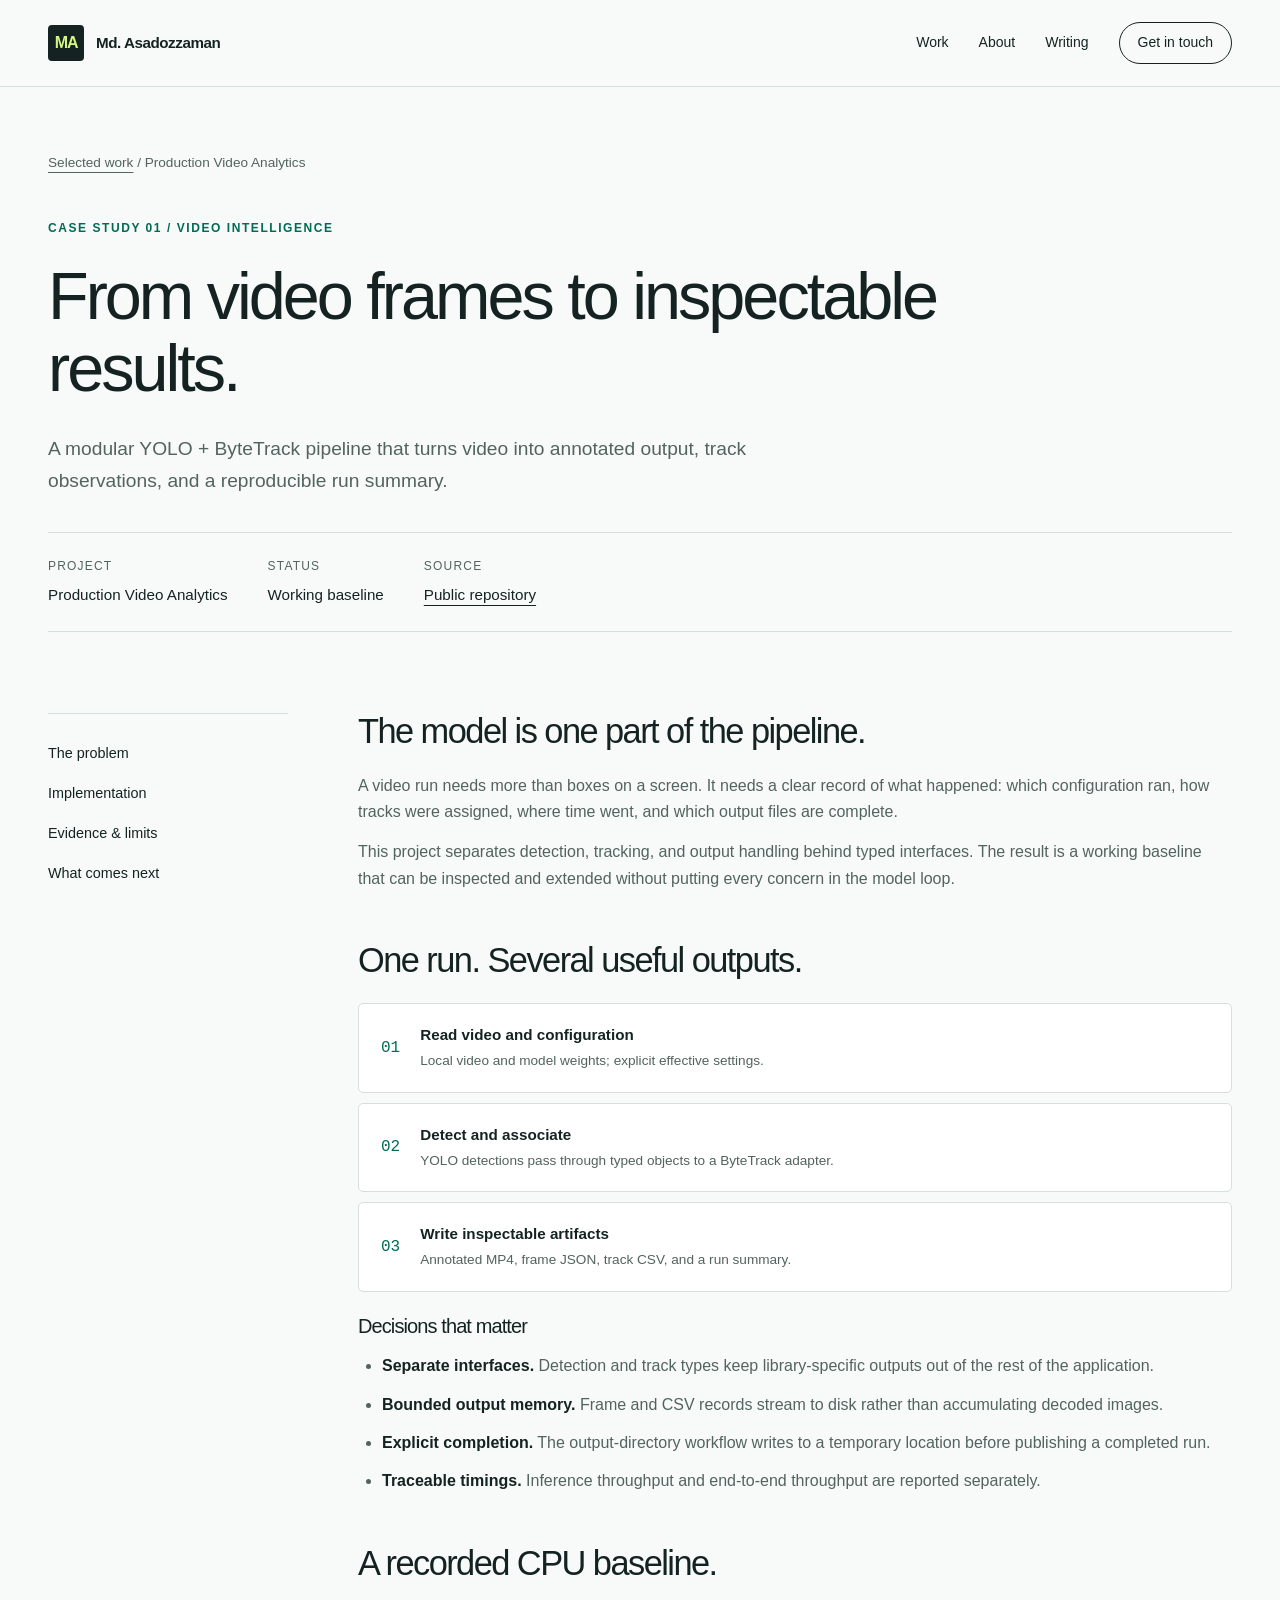
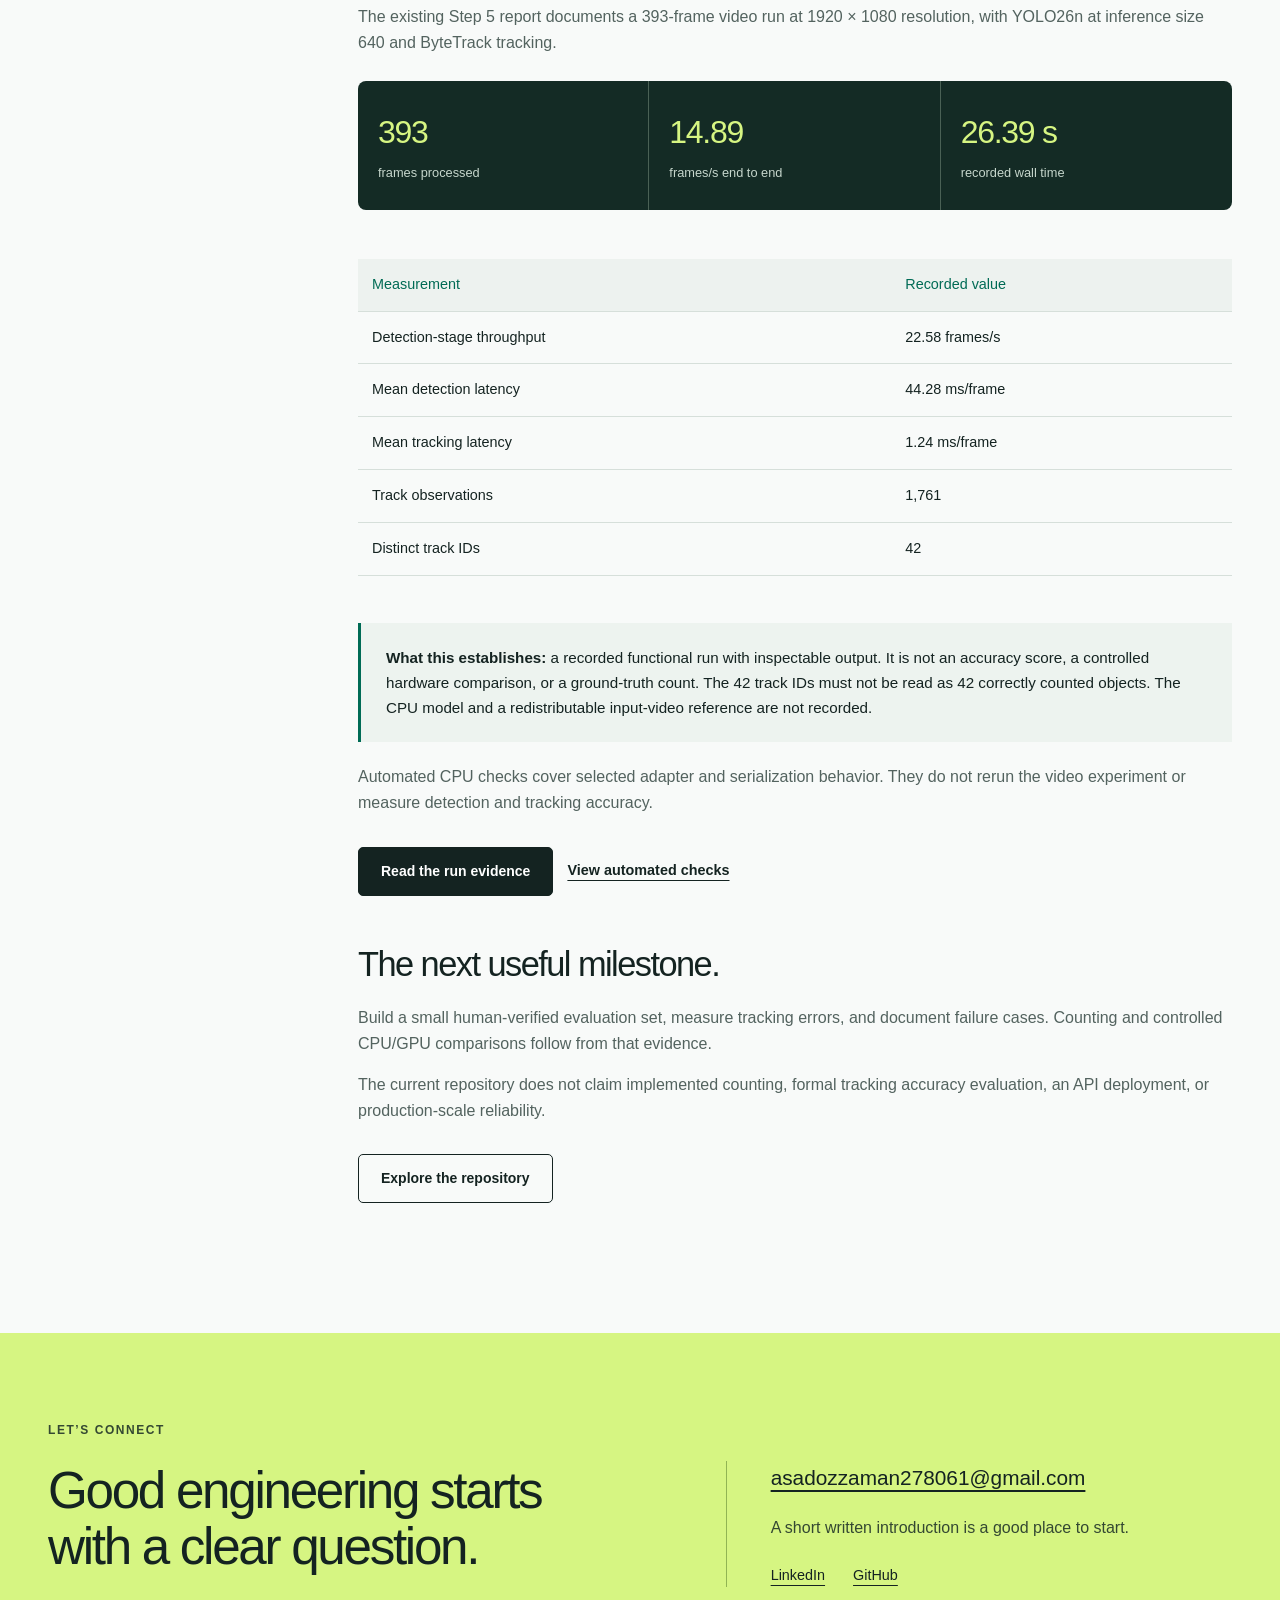
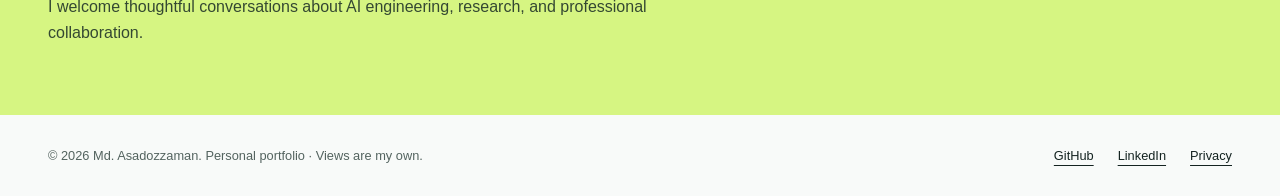
<file: docs/projects/video-analytics/index.html>
<!doctype html>
<html lang="en"><head><meta charset="utf-8"><meta name="viewport" content="width=device-width,initial-scale=1"><title>Production Video Analytics | Md. Asadozzaman</title><meta name="description" content="A modular YOLO + ByteTrack pipeline that turns video into annotated output, track observations, and a reproducible run summary."><meta name="theme-color" content="#142b25"><meta name="referrer" content="strict-origin-when-cross-origin"><link rel="canonical" href="https://asadozzaman.github.io/projects/video-analytics/"><meta property="og:type" content="website"><meta property="og:title" content="Production Video Analytics | Md. Asadozzaman"><meta property="og:description" content="A modular YOLO + ByteTrack pipeline that turns video into annotated output, track observations, and a reproducible run summary."><meta property="og:url" content="https://asadozzaman.github.io/projects/video-analytics/"><meta name="twitter:card" content="summary"><link rel="icon" type="image/svg+xml" href="data:image/svg+xml,%3Csvg%20xmlns%3D%22http%3A%2F%2Fwww.w3.org%2F2000%2Fsvg%22%20viewBox%3D%220%200%2064%2064%22%3E%3Crect%20width%3D%2264%22%20height%3D%2264%22%20rx%3D%2210%22%20fill%3D%22%23142b25%22%2F%3E%3Ctext%20x%3D%2232%22%20y%3D%2242%22%20text-anchor%3D%22middle%22%20font-family%3D%22Arial%2Csans-serif%22%20font-size%3D%2228%22%20font-weight%3D%22bold%22%20fill%3D%22%23d6f582%22%3EMA%3C%2Ftext%3E%3C%2Fsvg%3E"><link rel="stylesheet" href="../../assets/site.css"><script src="../../assets/site.js" defer></script><script type="application/ld+json">{"@context": "https://schema.org", "@type": "Person", "name": "Md. Asadozzaman", "url": "https://asadozzaman.github.io/", "jobTitle": "Senior AI Engineer", "sameAs": ["https://github.com/asadozzaman", "https://www.linkedin.com/in/md-asadozzaman/"], "worksFor": {"@type": "Organization", "name": "Tau Research Limited"}}</script><noscript><style>.site-nav{display:flex!important}@media(max-width:760px){.site-nav{padding-bottom:16px}}</style></noscript></head>
<body><a class="skip-link" href="#main">Skip to content</a><header class="site-header"><div class="wrap header-inner"><a class="brand" href="../../" aria-label="Md. Asadozzaman home"><span class="monogram" aria-hidden="true">MA</span><span>Md. Asadozzaman</span></a><button class="menu-button" data-menu aria-expanded="false" aria-controls="site-nav" hidden>Menu</button><nav class="site-nav" id="site-nav" aria-label="Main navigation"><a href="../../#work">Work</a><a href="../../#about">About</a><a href="../../#writing">Writing</a><a class="contact-link" href="../../#contact">Get in touch</a></nav></div></header>
<main id="main"><div class="wrap"><header class="detail-hero"><p class="breadcrumb"><a href="../../#work">Selected work</a> / Production Video Analytics</p><p class="eyebrow">CASE STUDY 01 / VIDEO INTELLIGENCE</p><h1>From video frames to inspectable results.</h1><p class="lead">A modular YOLO + ByteTrack pipeline that turns video into annotated output, track observations, and a reproducible run summary.</p><dl class="detail-meta"><div><dt>Project</dt><dd>Production Video Analytics</dd></div><div><dt>Status</dt><dd>Working baseline</dd></div><div><dt>Source</dt><dd><a href="https://github.com/asadozzaman/production-video-analytics" class="">Public repository</a></dd></div></dl></header><div class="article-layout"><nav class="article-nav" aria-label="On this page"><a href="#problem">The problem</a><a href="#implementation">Implementation</a><a href="#evidence">Evidence & limits</a><a href="#next">What comes next</a></nav><article class="article-body"><section id="problem"><h2>The model is one part of the pipeline.</h2><p>A video run needs more than boxes on a screen. It needs a clear record of what happened: which configuration ran, how tracks were assigned, where time went, and which output files are complete.</p><p>This project separates detection, tracking, and output handling behind typed interfaces. The result is a working baseline that can be inspected and extended without putting every concern in the model loop.</p></section>
<section id="implementation"><h2>One run. Several useful outputs.</h2><div class="flow"><div><span><b>Read video and configuration</b><small>Local video and model weights; explicit effective settings.</small></span></div><div><span><b>Detect and associate</b><small>YOLO detections pass through typed objects to a ByteTrack adapter.</small></span></div><div><span><b>Write inspectable artifacts</b><small>Annotated MP4, frame JSON, track CSV, and a run summary.</small></span></div></div><h3>Decisions that matter</h3><ul><li><strong>Separate interfaces.</strong> Detection and track types keep library-specific outputs out of the rest of the application.</li><li><strong>Bounded output memory.</strong> Frame and CSV records stream to disk rather than accumulating decoded images.</li><li><strong>Explicit completion.</strong> The output-directory workflow writes to a temporary location before publishing a completed run.</li><li><strong>Traceable timings.</strong> Inference throughput and end-to-end throughput are reported separately.</li></ul></section>
<section id="evidence"><h2>A recorded CPU baseline.</h2><p>The existing Step 5 report documents a 393-frame video run at 1920 × 1080 resolution, with YOLO26n at inference size 640 and ByteTrack tracking.</p><div class="metrics"><div class="metric"><b>393</b><span>frames processed</span></div><div class="metric"><b>14.89</b><span>frames/s end to end</span></div><div class="metric"><b>26.39 s</b><span>recorded wall time</span></div></div><div class="table-wrap"><table><caption class="sr-only">Measurements from the recorded Step 5 CPU run</caption><thead><tr><th>Measurement</th><th>Recorded value</th></tr></thead><tbody><tr><td>Detection-stage throughput</td><td>22.58 frames/s</td></tr><tr><td>Mean detection latency</td><td>44.28 ms/frame</td></tr><tr><td>Mean tracking latency</td><td>1.24 ms/frame</td></tr><tr><td>Track observations</td><td>1,761</td></tr><tr><td>Distinct track IDs</td><td>42</td></tr></tbody></table></div><div class="boundary"><strong>What this establishes:</strong> a recorded functional run with inspectable output. It is not an accuracy score, a controlled hardware comparison, or a ground-truth count. The 42 track IDs must not be read as 42 correctly counted objects. The CPU model and a redistributable input-video reference are not recorded.</div><p>Automated CPU checks cover selected adapter and serialization behavior. They do not rerun the video experiment or measure detection and tracking accuracy.</p><div class="actions"><a class="button primary" href="https://github.com/asadozzaman/production-video-analytics/blob/main/docs/phase1_baseline.md">Read the run evidence</a><a class="inline-link" href="https://github.com/asadozzaman/production-video-analytics/actions/workflows/ci.yml">View automated checks</a></div></section>
<section id="next"><h2>The next useful milestone.</h2><p>Build a small human-verified evaluation set, measure tracking errors, and document failure cases. Counting and controlled CPU/GPU comparisons follow from that evidence.</p><p>The current repository does not claim implemented counting, formal tracking accuracy evaluation, an API deployment, or production-scale reliability.</p><div class="actions"><a class="button secondary" href="https://github.com/asadozzaman/production-video-analytics">Explore the repository</a></div></section>
</article></div></div><section class="contact-section" id="contact"><div class="wrap contact-inner"><div><p class="eyebrow">LET’S CONNECT</p><h2>Good engineering starts<br>with a clear question.</h2><p>I welcome thoughtful conversations about AI engineering, research, and professional collaboration.</p></div><div class="contact-details"><a href="mailto:asadozzaman278061@gmail.com" class="email">asadozzaman278061@gmail.com</a><p>A short written introduction is a good place to start.</p><div class="contact-socials"><a href="https://www.linkedin.com/in/md-asadozzaman/" class="">LinkedIn</a><a href="https://github.com/asadozzaman" class="">GitHub</a></div></div></div></section></main><footer class="site-footer"><div class="wrap footer-inner"><p>© 2026 Md. Asadozzaman. Personal portfolio · Views are my own.</p><div class="footer-links"><a href="https://github.com/asadozzaman" class="">GitHub</a><a href="https://www.linkedin.com/in/md-asadozzaman/" class="">LinkedIn</a><a href="../../privacy/" class="">Privacy</a></div></div></footer></body></html>
</file>
<file: docs/assets/site.css>
:root{--ink:#142321;--muted:#53635f;--paper:#f8faf9;--white:#fff;--line:#d6dfda;--green:#006b55;--lime:#d6f582;--dark:#142b25;--radius:12px;--max:1200px;font-family:Inter,Arial,Helvetica,sans-serif;color:var(--ink);background:var(--paper);font-synthesis:none}
*{box-sizing:border-box}html{scroll-behavior:smooth;scroll-padding-top:110px}body{margin:0;font-size:16px;line-height:1.65}a{color:inherit;text-underline-offset:5px}a:hover{color:var(--green)}button{font:inherit;cursor:pointer}button,a{-webkit-tap-highlight-color:transparent}button:focus-visible,a:focus-visible{outline:3px solid #a44b00;outline-offset:5px}img{max-width:100%;display:block}h1,h2,h3,p{margin:0}h1,h2,h3{font-weight:500;line-height:1.08;letter-spacing:-.045em}h1{font-size:clamp(3rem,6.3vw,5.7rem)}h2{font-size:clamp(2.1rem,4vw,3.55rem)}h3{font-size:1.7rem}p{color:var(--muted)}[hidden]{display:none!important}.wrap{width:min(var(--max),calc(100% - 96px));margin:auto}.skip-link{position:absolute;top:-100px;left:20px;z-index:100;background:var(--ink);color:white;padding:14px}.skip-link:focus{top:14px}.eyebrow,.meta{font-size:.75rem;line-height:1.5;letter-spacing:.13em;font-weight:600;text-transform:uppercase}.eyebrow{color:var(--green);margin-bottom:24px}.site-header{background:rgba(248,250,249,.97);border-bottom:1px solid var(--line);position:sticky;top:0;z-index:10}.header-inner{display:flex;align-items:center;justify-content:space-between;min-height:86px;gap:24px}.brand{display:flex;align-items:center;gap:12px;font-size:.95rem;text-decoration:none;font-weight:600;letter-spacing:-.03em}.monogram{font-size:1rem;display:grid;place-items:center;width:36px;height:36px;background:var(--ink);color:var(--lime);border-radius:4px;letter-spacing:-.08em}.site-nav{display:flex;gap:30px;align-items:center}.site-nav a{text-decoration:none;font-size:.875rem}.site-nav .contact-link{border:1px solid var(--ink);border-radius:40px;padding:8px 18px}.menu-button{border:1px solid var(--line);background:transparent;padding:8px 14px;border-radius:5px}.hero{display:grid;grid-template-columns:1.2fr 1fr;gap:64px;padding:86px 0 68px;align-items:center}.hero h1{margin-bottom:28px}.hero h1 span{color:var(--green)}.hero-copy>p:not(.eyebrow){font-size:1.12rem;max-width:560px}.intro-name{font-weight:600;color:var(--ink);display:block;margin-bottom:7px}.actions{display:flex;gap:14px;align-items:center;flex-wrap:wrap;margin-top:30px}.button{border-radius:5px;border:1px solid var(--ink);padding:12px 22px;text-decoration:none;display:inline-flex;justify-content:center;align-items:center;font-size:.875rem;font-weight:600;min-height:48px;transition:background .18s,color .18s}.button.primary{background:var(--ink);color:white}.button.primary:hover{background:var(--green);border-color:var(--green)}.button.secondary:hover{background:#eaf0ed}.inline-link{font-size:.9rem;font-weight:600}.current-role{margin-top:32px;font-size:.875rem;line-height:1.6}.current-role strong{display:block;color:var(--ink);font-weight:500}.hero-art{background:var(--dark);color:white;padding:30px;border-radius:var(--radius);box-shadow:12px 12px 0 #e7ece9;position:relative}.hero-art .meta{color:#c3d2ca;display:flex;justify-content:space-between;gap:15px}.pipeline{margin:30px 0 26px;display:grid;gap:0}.pipeline-step{display:flex;align-items:center;gap:20px;padding:18px 0;border-bottom:1px solid #3b5048}.pipeline-step:last-child{border:0}.pipeline-step span{font-size:2.4rem;line-height:1;color:#8ca39a;font-weight:300}.pipeline-step b{display:block;font-size:1.25rem;line-height:1.3;font-weight:500}.pipeline-step small{font-size:.85rem;color:#b6c7be;display:block;margin-top:4px}.pipeline-step.is-highlight{background:var(--lime);color:var(--ink);margin:7px -10px;padding:20px 10px;border:0;border-radius:5px}.pipeline-step.is-highlight span,.pipeline-step.is-highlight small{color:#334831}.hero-art-footer{padding-top:20px;border-top:1px solid #3b5048;display:flex;gap:20px;justify-content:space-between;font-size:.8rem;color:#d0ddd6}.hero-art-footer a{color:var(--lime)}.scope-strip{border-top:1px solid var(--line);border-bottom:1px solid var(--line);padding:22px 0;display:flex;gap:20px;justify-content:space-between;align-items:center;font-size:.86rem}.scope-strip .label{color:var(--muted)}.scope-strip span:not(.label){font-weight:500}.section{padding:90px 0}.section-heading{display:flex;justify-content:space-between;align-items:flex-end;gap:40px;margin-bottom:40px}.section-heading .eyebrow{margin-bottom:14px}.section-heading>p{max-width:385px;font-size:1rem}.filters{display:flex;gap:8px;margin:0 0 28px}.filters button,.explorer button{background:transparent;color:var(--ink);border:1px solid var(--line);padding:9px 18px;border-radius:40px;font-size:.875rem;min-height:44px}.filters button[aria-pressed=true],.explorer button[aria-pressed=true]{background:var(--ink);color:white;border-color:var(--ink)}.sr-only{position:absolute;width:1px;height:1px;overflow:hidden;clip:rect(0,0,0,0);white-space:nowrap}.project-grid{display:grid;grid-template-columns:1fr 1fr;gap:28px}.project{background:var(--white);border:1px solid var(--line);border-radius:var(--radius);overflow:hidden;display:flex;flex-direction:column}.project-visual{height:260px;overflow:hidden;position:relative;background:#e9eeeb;display:flex;align-items:center;justify-content:center}.project-visual img{width:100%;height:100%;object-fit:contain;background:#242119}.project-visual.video{background:var(--dark);color:white;padding:32px}.run-diagram{width:100%;display:grid;gap:14px}.run-diagram .meta{color:#a7c0b3}.run-row{display:flex;gap:10px;align-items:center}.run-row span{padding:14px 18px;border:1px solid #4a6459;border-radius:4px;font-size:.9rem}.run-row span:last-child{color:var(--lime);border-color:var(--lime)}.run-output{display:grid;grid-template-columns:repeat(3,1fr);gap:8px;margin-top:10px}.run-output span{padding:10px;background:#294337;text-align:center;font-family:monospace;font-size:.85rem}.project-body{padding:30px;display:flex;flex-direction:column;flex:1}.project-topline{display:flex;justify-content:space-between;gap:10px;margin-bottom:20px;color:var(--green)}.project-topline .index{color:#75877e;font-family:monospace;font-size:.875rem}.project h3{max-width:440px;margin-bottom:14px;font-size:clamp(1.65rem,2.4vw,2rem)}.project-name{font-size:.9rem;font-weight:600;color:var(--ink);margin-bottom:10px}.project-summary{font-size:1rem}.tags{display:flex;gap:7px;flex-wrap:wrap;margin:20px 0}.tags span{font-size:.75rem;padding:4px 10px;border:1px solid var(--line);border-radius:4px;color:var(--muted)}.project-evidence{border-top:1px solid var(--line);padding-top:18px;margin-top:auto}.project-evidence strong{display:block;font-weight:500;font-size:.9rem;color:var(--ink)}.project-evidence small{font-size:.8rem;display:block;color:var(--muted);margin-top:4px}.project-links{display:flex;gap:24px;margin-top:22px;align-items:center}.project-links a{font-size:.875rem;font-weight:600}.project.compact .project-body{padding-top:25px}.project.compact h3{font-size:1.75rem}.section-note{font-size:.84rem;margin-top:22px;max-width:720px}.about-band{background:var(--dark);color:white}.about-band p{color:#c2d0c8}.about-band .eyebrow{color:var(--lime)}.about-grid{display:grid;grid-template-columns:1fr 1.1fr;gap:100px}.about-lead{font-size:1.2rem;line-height:1.65;margin-bottom:30px}.experience{border-top:1px solid #40564a;border-bottom:1px solid #40564a;padding:26px 0}.experience small{color:#b5c9be;font-size:.8rem}.experience h3{font-size:1.5rem;margin:12px 0 4px}.experience p{font-size:.95rem;margin-top:20px}.about-side h2{margin-bottom:28px}.principles{display:grid;gap:18px;margin-top:28px}.principle{display:flex;gap:18px}.principle b{font-size:.85rem;color:var(--lime);font-family:monospace}.principle p{font-size:.95rem}.principle strong{font-weight:500;color:white}.expertise-grid{display:grid;grid-template-columns:repeat(3,1fr);gap:34px}.expertise{border-top:2px solid var(--ink);padding-top:26px}.expertise .expertise-number{font-family:monospace;color:var(--green);margin-bottom:20px;font-size:.85rem}.expertise h3{font-size:1.6rem;margin-bottom:18px}.expertise p{font-size:1rem}.expertise .tools{border-top:1px solid var(--line);margin-top:24px;padding-top:20px;font-size:.82rem;line-height:1.9;color:var(--green)}.writing{border-top:1px solid var(--line)}.reading-grid{display:grid;grid-template-columns:repeat(3,1fr);gap:34px}.reading-item{display:flex;flex-direction:column;padding-bottom:24px}.reading-item .meta{color:var(--green);margin-bottom:20px}.reading-item h3{font-size:1.6rem;margin-bottom:16px}.reading-item p{font-size:.95rem;margin-bottom:22px}.reading-item a{margin-top:auto;font-weight:600;font-size:.875rem}.contact-section{background:var(--lime);padding:68px 0}.contact-inner{display:grid;grid-template-columns:1.2fr 1fr;gap:70px;align-items:center}.contact-inner p{color:#344832;margin-top:20px}.contact-inner h2{max-width:650px}.contact-details{border-left:1px solid #91b453;padding-left:44px}.contact-details .email{font-size:clamp(1rem,1.9vw,1.3rem);font-weight:500;overflow-wrap:anywhere}.contact-socials{display:flex;gap:28px;margin-top:22px}.contact-socials a{font-size:.9rem}.site-footer{padding:30px 0;font-size:.8rem}.footer-inner{display:flex;gap:22px;justify-content:space-between;align-items:center}.footer-inner p{font-size:.8rem}.footer-links{display:flex;gap:24px}.detail-hero{padding:65px 0 45px}.breadcrumb{font-size:.85rem;margin-bottom:45px}.detail-hero h1{max-width:930px;margin:20px 0 28px;font-size:clamp(2.6rem,5.2vw,4.6rem)}.detail-hero>.lead{font-size:1.2rem;max-width:800px}.detail-meta{display:flex;gap:40px;margin-top:35px;border-top:1px solid var(--line);border-bottom:1px solid var(--line);padding:24px 0;flex-wrap:wrap}.detail-meta dt{font-size:.75rem;text-transform:uppercase;letter-spacing:.1em;color:var(--muted)}.detail-meta dd{margin:6px 0 0;font-size:.95rem}.article-layout{display:grid;grid-template-columns:240px 1fr;gap:70px;padding:20px 0 80px}.article-nav{align-self:start;position:sticky;top:115px;border-top:1px solid var(--line);padding-top:20px}.article-nav a{display:block;font-size:.9rem;text-decoration:none;padding:8px 0}.article-body>section{margin-bottom:50px;scroll-margin-top:115px}.article-body h2{font-size:2.15rem;margin-bottom:22px}.article-body h3{font-size:1.25rem;margin:24px 0 14px}.article-body p{margin:14px 0}.article-body li{margin:12px 0;color:var(--muted)}.article-body strong{color:var(--ink);font-weight:600}.article-body ul{padding-left:24px}.metrics{display:grid;grid-template-columns:repeat(3,1fr);margin:24px 0;background:var(--dark);color:white;border-radius:8px;overflow:hidden}.metric{padding:25px 20px;border-right:1px solid #4a6155}.metric:last-child{border:0}.metric b{font-weight:400;font-size:2rem;display:block;color:var(--lime);letter-spacing:-.04em}.metric span{font-size:.8rem;color:#c6d6cc}.boundary{padding:22px 25px;border-left:3px solid var(--green);background:#edf3ef;font-size:.95rem;margin:22px 0}.flow{display:grid;gap:10px;counter-reset:step;margin:24px 0}.flow>div{padding:18px 22px;background:white;border:1px solid var(--line);border-radius:5px;display:flex;gap:20px;align-items:center}.flow>div:before{counter-increment:step;content:'0' counter(step);font-family:monospace;color:var(--green)}.flow b{font-size:.95rem;display:block}.flow small{font-size:.85rem;color:var(--muted)}.explorer{margin:24px 0;border:1px solid var(--line);padding:18px;border-radius:8px;background:white}.explorer img{width:100%;aspect-ratio:16/9;object-fit:contain;background:#242119}.explorer-controls{display:flex;justify-content:space-between;gap:15px;flex-wrap:wrap;margin:18px 0}.control-group{display:flex;gap:7px;flex-wrap:wrap}.explorer button{padding:7px 12px;font-size:.8rem}.explorer figcaption{font-size:.85rem;color:var(--muted);margin-top:12px}.table-wrap{overflow:auto}table{border-collapse:collapse;width:100%;font-size:.9rem;margin:25px 0}th,td{text-align:left;padding:14px;border-bottom:1px solid var(--line)}th{color:var(--green);font-weight:500;background:#edf2ef}.not-found{text-align:center;padding:120px 0}.not-found p{margin-top:25px}.not-found .actions{justify-content:center}.privacy{max-width:780px;padding:75px 0}.privacy h1{font-size:3rem;margin-bottom:30px}.privacy h2{font-size:1.8rem;margin:35px 0 16px}.privacy p{margin-bottom:20px}
@media(min-width:761px){.menu-button{display:none!important}}@media(max-width:1050px){.wrap{width:calc(100% - 56px)}.hero{gap:35px}.hero-art{padding:24px}.hero h1{font-size:clamp(3rem,6.7vw,4.8rem)}.about-grid{gap:50px}.contact-inner{gap:30px}.article-layout{grid-template-columns:180px 1fr;gap:35px}.hero-art-footer{flex-direction:column;gap:8px}.run-row span{padding:12px}.site-nav{gap:22px}}
@media(max-width:760px){html{scroll-padding-top:90px}.wrap{width:calc(100% - 40px)}.header-inner{min-height:74px;flex-wrap:wrap;gap:0}.brand{font-size:.85rem}.site-nav{display:none;width:100%;padding:15px 0 22px;flex-wrap:wrap;gap:20px}.site-nav.is-open{display:flex}.site-nav .contact-link{border:0;padding:0}.hero{grid-template-columns:1fr;padding:48px 0;gap:40px}.hero h1{font-size:clamp(3rem,11vw,4.6rem)}.hero-copy>p:not(.eyebrow){font-size:1rem}.hero-art{box-shadow:7px 7px 0 #e7ece9;max-width:550px}.hero-art-footer{flex-direction:row}.pipeline{margin:15px 0}.pipeline-step{padding:16px 0}.scope-strip{display:grid;grid-template-columns:1fr 1fr;font-size:.8rem;gap:13px}.scope-strip .label{grid-column:1/-1}.section{padding:58px 0}.section-heading{display:block;margin-bottom:30px}.section-heading>p{margin-top:22px}.project-grid{grid-template-columns:1fr;gap:22px}.project-visual{height:225px}.project-body{padding:24px}.project.compact .project-body{padding:24px}.about-grid,.contact-inner{grid-template-columns:1fr;gap:34px}.expertise-grid,.reading-grid{grid-template-columns:1fr;gap:34px}.expertise .expertise-number{margin-bottom:12px}.expertise .tools{margin-top:17px;padding-top:14px}.expertise{padding-top:20px}.reading-item{border-bottom:1px solid var(--line);padding-bottom:30px}.reading-item .meta{margin-bottom:13px}.reading-item h3{font-size:1.7rem}.contact-section{padding:50px 0}.contact-details{border:0;border-top:1px solid #91b453;padding:25px 0 0}.footer-inner{display:block}.footer-links{margin-top:16px;gap:20px}.article-layout{display:block}.article-nav{position:static;display:flex;gap:20px;flex-wrap:wrap;margin-bottom:35px;padding:10px 0;border-bottom:1px solid var(--line)}.article-nav a{font-size:.8rem}.detail-hero{padding:40px 0 20px}.breadcrumb{margin-bottom:30px}.detail-hero h1{font-size:clamp(2.6rem,10vw,4rem)}.detail-meta{gap:22px}.detail-hero>.lead{font-size:1.05rem}.metrics{grid-template-columns:1fr}.metric{border-right:0;border-bottom:1px solid #4a6155;display:flex;justify-content:space-between;align-items:center;gap:10px;padding:17px 20px}.metric b{font-size:1.8rem}.metric span{max-width:160px;text-align:right}.article-body h2{font-size:1.9rem}.explorer{padding:12px;margin-left:0;margin-right:0}.boundary{padding:18px}.filters{flex-wrap:wrap}.filters button{font-size:.8rem;padding:8px 13px}.hero-art .meta{font-size:.7rem}.pipeline-step b{font-size:1.1rem}.pipeline-step small{font-size:.8rem}}
@media(prefers-reduced-motion:reduce){html{scroll-behavior:auto}*{transition:none!important;animation:none!important}}@media print{.site-header,.site-footer,.actions,.filters,.article-nav{display:none}.hero,.about-grid,.contact-inner{display:block}.hero-art{display:none}.wrap{width:100%}.section{padding:30px 0}.project-grid{display:block}.project{break-inside:avoid;margin-bottom:20px}.about-band{background:white;color:black}.about-band p,.about-band .principle strong{color:black}a{text-decoration:underline}.contact-section{background:white}.article-layout{display:block}}
</file>
